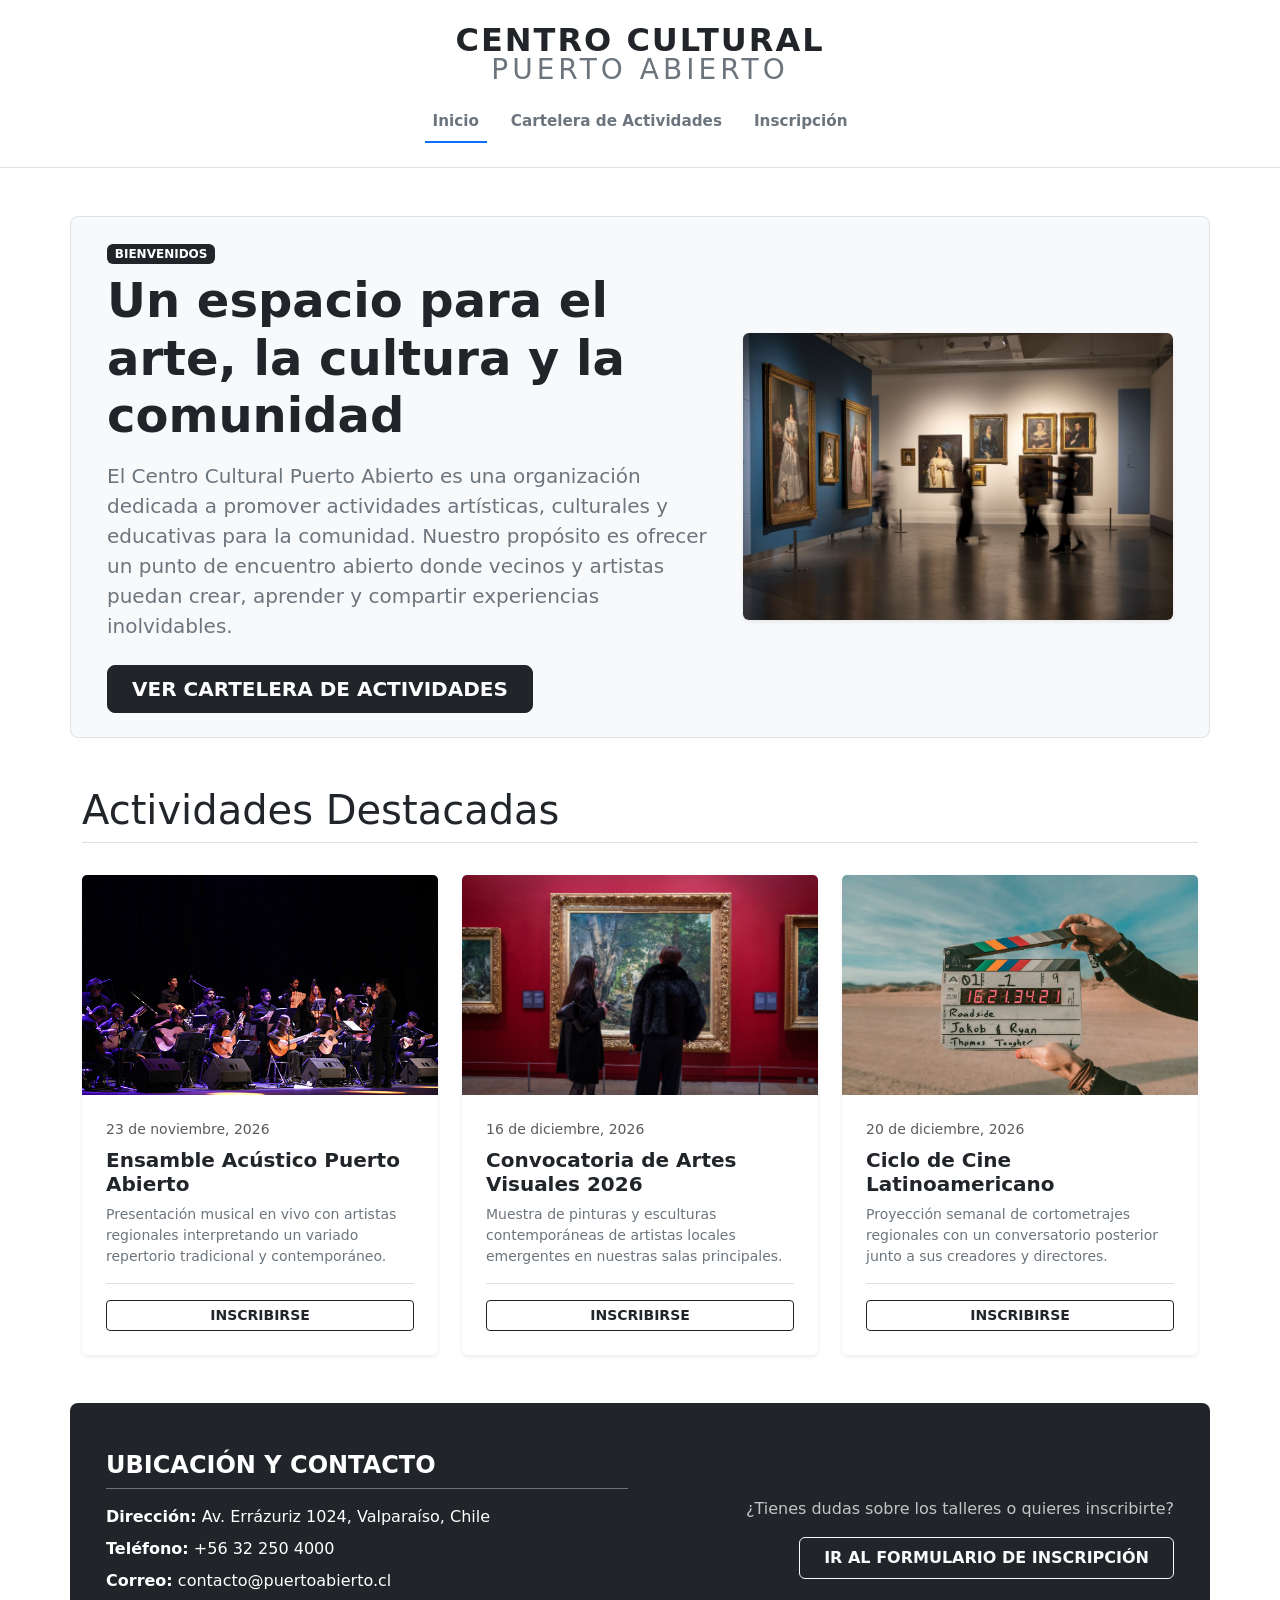
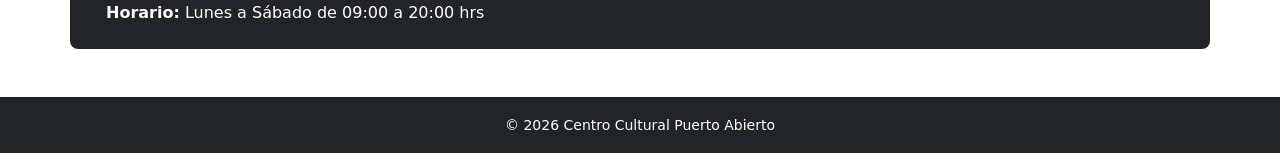
<file: index.html>
<!DOCTYPE html>
<html lang="es">

<head>
    <meta charset="UTF-8">
    <meta name="viewport" content="width=device-width, initial-scale=1.0">

    <link rel="stylesheet" href="css/bootstrap.css">
    <link rel="stylesheet" href="css/estilos.css">

    <title>Centro Cultural Puerto Abierto</title>
</head>

<body>

    <header class="bg-white border-bottom">
        <div class="container text-center py-4">
            
            <a class="navbar-brand d-inline-block text-dark text-decoration-none" href="index.html">
                <div class="lh-1">
                    <span class="d-block fs-2 fw-bold text-uppercase tracking-wide">Centro Cultural</span>
                    <span class="d-block fs-3 fw-light text-uppercase tracking-widest text-secondary">Puerto Abierto</span>
                </div>
            </a>

            <nav class="navbar navbar-expand-lg bg-white mt-3 p-0">
                <div class="container-fluid justify-content-center">
                    
                    <button class="navbar-toggler mb-2" type="button" data-bs-toggle="collapse" data-bs-target="#menuCentrado">
                        <span class="navbar-toggler-icon"></span>
                    </button>

                    <div class="collapse navbar-collapse justify-content-center" id="menuCentrado">
                        <ul class="navbar-nav gap-3">
                            <li class="nav-item">
                                <a class="nav-link active fw-semibold text-secondary border-bottom border-2 border-primary" aria-current="page" href="index.html">Inicio</a>
                            </li>
                            <li class="nav-item">
                                <a class="nav-link fw-semibold text-secondary" href="cartelera.html">Cartelera de Actividades</a>
                            </li>
                            <li class="nav-item">
                                <a class="nav-link fw-semibold text-secondary" href="inscripcion.html">Inscripción</a>
                            </li>
                        </ul>
                    </div>

                </div>
            </nav>

        </div>
    </header>

    <main class="container my-5">

        <section class="row mb-5 align-items-center bg-light p-4 rounded-3 border">
            <div class="col-12 col-md-7">
                <span class="badge bg-dark mb-2 text-uppercase">Bienvenidos</span>
                <h1 class="display-5 fw-bold text-dark mb-3">Un espacio para el arte, la cultura y la comunidad</h1>
                <p class="lead text-secondary mb-4">
                    El Centro Cultural Puerto Abierto es una organización dedicada a promover actividades artísticas, culturales y educativas para la comunidad. Nuestro propósito es ofrecer un punto de encuentro abierto donde vecinos y artistas puedan crear, aprender y compartir experiencias inolvidables.
                </p>
                
                <a href="cartelera.html" class="btn btn-dark btn-lg text-uppercase px-4 py-2 fw-semibold">
                    Ver Cartelera de Actividades
                </a>
            </div>
            <div class="col-12 col-md-5 mt-4 mt-md-0 text-center">
                <img src="img/galeria artee.jpg"
                     alt="Exposición en Centro Cultural Puerto Abierto" 
                     class="img-fluid rounded shadow-sm">
            </div>
        </section>

        <section class="row mb-5">
            <div class="col-12 mb-4">
                <h2 class="display-6 fw-normal border-bottom pb-2 text-dark">Actividades Destacadas</h2>
            </div>

            <div class="col-12 col-md-4 mb-4">
                <article class="card h-100 border-0 shadow-sm">
                    <img src="img/ensamble-acustico.jpg" class="card-img-top object-fit-cover" alt="Ensamble Acústico" style="height: 220px;">
                    <div class="card-body p-4 d-flex flex-column">
                        <small class="text-muted d-block mb-2">23 de noviembre, 2026</small>
                        <h3 class="card-title h5 fw-bold text-dark">Ensamble Acústico Puerto Abierto</h3>
                        <p class="card-text text-secondary small mb-3">
                            Presentación musical en vivo con artistas regionales interpretando un variado repertorio tradicional y contemporáneo.
                        </p>
                        <div class="mt-auto border-top pt-3">
                            <a href="inscripcion.html" class="btn btn-outline-dark btn-sm w-100 fw-semibold text-uppercase">Inscribirse</a>
                        </div>
                    </div>
                </article>
            </div>

            <div class="col-12 col-md-4 mb-4">
                <article class="card h-100 border-0 shadow-sm">
                    <img src="img/exposicion-arte.avif" class="card-img-top object-fit-cover" alt="Convocatoria de Artes Visuales" style="height: 220px;">
                    <div class="card-body p-4 d-flex flex-column">
                        <small class="text-muted d-block mb-2">16 de diciembre, 2026</small>
                        <h3 class="card-title h5 fw-bold text-dark">Convocatoria de Artes Visuales 2026</h3>
                        <p class="card-text text-secondary small mb-3">
                            Muestra de pinturas y esculturas contemporáneas de artistas locales emergentes en nuestras salas principales.
                        </p>
                        <div class="mt-auto border-top pt-3">
                            <a href="inscripcion.html" class="btn btn-outline-dark btn-sm w-100 fw-semibold text-uppercase">Inscribirse</a>
                        </div>
                    </div>
                </article>
            </div>

            <div class="col-12 col-md-4 mb-4">
                <article class="card h-100 border-0 shadow-sm">
                    <img src="img/claqueta-cine.jpg" class="card-img-top object-fit-cover" alt="Ciclo de Cine Latinoamericano" style="height: 220px;">
                    <div class="card-body p-4 d-flex flex-column">
                        <small class="text-muted d-block mb-2">20 de diciembre, 2026</small>
                        <h3 class="card-title h5 fw-bold text-dark">Ciclo de Cine Latinoamericano</h3>
                        <p class="card-text text-secondary small mb-3">
                            Proyección semanal de cortometrajes regionales con un conversatorio posterior junto a sus creadores y directores.
                        </p>
                        <div class="mt-auto border-top pt-3">
                            <a href="inscripcion.html" class="btn btn-outline-dark btn-sm w-100 fw-semibold text-uppercase">Inscribirse</a>
                        </div>
                    </div>
                </article>
            </div>
        </section>

        <section class="row bg-dark text-white p-4 rounded-3 g-4 align-items-center">
            <div class="col-12 col-md-6">
                <h3 class="h4 text-uppercase fw-bold border-bottom border-secondary pb-2 mb-3">Ubicación y Contacto</h3>
                <p class="mb-2"><strong>Dirección:</strong> Av. Errázuriz 1024, Valparaíso, Chile</p>
                <p class="mb-2"><strong>Teléfono:</strong> +56 32 250 4000</p>
                <p class="mb-2"><strong>Correo:</strong> contacto@puertoabierto.cl</p>
                <p class="mb-0"><strong>Horario:</strong> Lunes a Sábado de 09:00 a 20:00 hrs</p>
            </div>
            <div class="col-12 col-md-6 text-center text-md-end">
                <p class="text-light opacity-75 mb-3">¿Tienes dudas sobre los talleres o quieres inscribirte?</p>
                <a href="inscripcion.html" class="btn btn-outline-light text-uppercase px-4 py-2 fw-semibold">
                    Ir al Formulario de Inscripción
                </a>
            </div>
        </section>

    </main>

    <footer class="bg-dark text-white text-center py-3">
        <small>© 2026 Centro Cultural Puerto Abierto</small>
    </footer>

    <script src="js/bootstrap.bundle.min.js"></script>
</body>

</html>
</file>
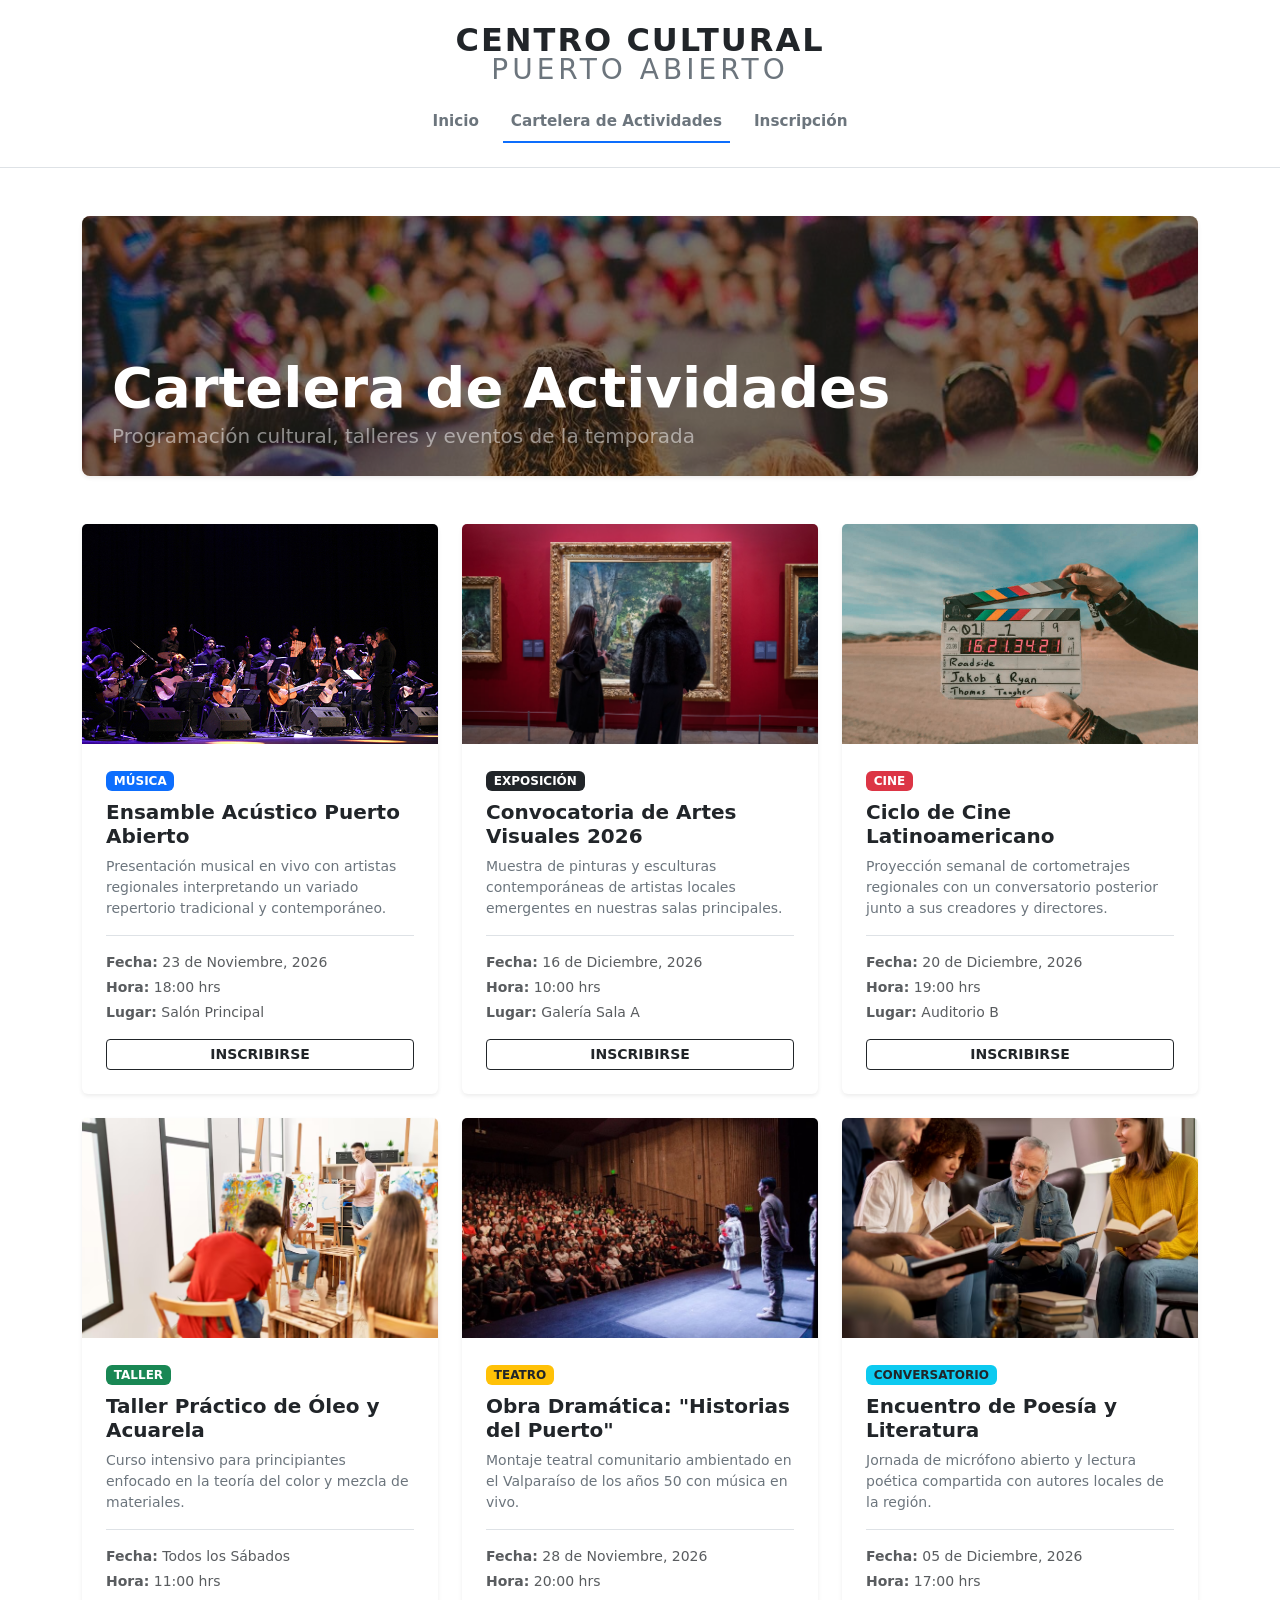
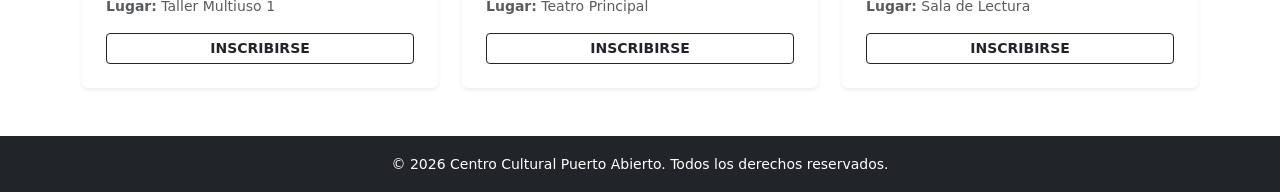
<file: cartelera.html>
<!DOCTYPE html>
<html lang="es">

<head>
    <meta charset="UTF-8">
    <meta name="viewport" content="width=device-width, initial-scale=1.0">

    <link rel="stylesheet" href="css/bootstrap.css">
    <link rel="stylesheet" href="css/estilos.css">

    <title>Centro Cultural Puerto Abierto - Cartelera de Actividades</title>
</head>

<body>

    <header class="bg-white border-bottom">
        <div class="container text-center py-4">
            
            <a class="navbar-brand d-inline-block text-dark text-decoration-none" href="index.html">
                <div class="lh-1">
                    <span class="d-block fs-2 fw-bold text-uppercase tracking-wide">Centro Cultural</span>
                    <span class="d-block fs-3 fw-light text-uppercase tracking-widest text-secondary">Puerto Abierto</span>
                </div>
            </a>

            <nav class="navbar navbar-expand-lg bg-white mt-3 p-0">
                <div class="container-fluid justify-content-center">
                    
                    <button class="navbar-toggler mb-2" type="button" data-bs-toggle="collapse" data-bs-target="#menuCentrado">
                        <span class="navbar-toggler-icon"></span>
                    </button>

                    <div class="collapse navbar-collapse justify-content-center" id="menuCentrado">
                        <ul class="navbar-nav gap-3">
                            <li class="nav-item">
                                <a class="nav-link fw-semibold text-secondary" href="index.html">Inicio</a>
                            </li>
                            <li class="nav-item">
                                <a class="nav-link active fw-semibold text-secondary border-bottom border-2 border-primary" aria-current="page" href="cartelera.html">Cartelera de Actividades</a>
                            </li>
                            <li class="nav-item">
                                <a class="nav-link fw-semibold text-secondary" href="inscripcion.html">Inscripción</a>
                            </li>
                        </ul>
                    </div>

                </div>
            </nav>

        </div>
    </header>

    <main class="container my-5">

        <section class="mb-5">
            <div class="hero-banner-pagina shadow-sm" style="background-image: url('img/banner-cartelera.jpg');">
                <div class="overlay"></div>
                <div class="contenido-banner text-white">
                    <h1 class="display-4 fw-bold mb-0">Cartelera de Actividades</h1>
                    <p class="lead mb-0 text-white-50">Programación cultural, talleres y eventos de la temporada</p>
                </div>
            </div>
        </section>

        <section class="row g-4 mb-5">

            <div class="col-12 col-md-6 col-lg-4">
                <article class="card h-100 border-0 shadow-sm">
                    <img src="img/ensamble-acustico.jpg" class="card-img-top object-fit-cover" alt="Ensamble Acústico" style="height: 220px;">
                    <div class="card-body p-4 d-flex flex-column">
                        <div class="mb-2">
                            <span class="badge bg-primary text-uppercase">Música</span>
                        </div>
                        <h3 class="card-title h5 fw-bold text-dark">Ensamble Acústico Puerto Abierto</h3>
                        <p class="card-text text-secondary small mb-3">
                            Presentación musical en vivo con artistas regionales interpretando un variado repertorio tradicional y contemporáneo.
                        </p>
                        <div class="mt-auto border-top pt-3 small text-muted">
                            <p class="mb-1"><strong>Fecha:</strong> 23 de Noviembre, 2026</p>
                            <p class="mb-1"><strong>Hora:</strong> 18:00 hrs</p>
                            <p class="mb-3"><strong>Lugar:</strong> Salón Principal</p>
                            <a href="inscripcion.html" class="btn btn-outline-dark btn-sm w-100 fw-semibold text-uppercase">Inscribirse</a>
                        </div>
                    </div>
                </article>
            </div>

            <div class="col-12 col-md-6 col-lg-4">
                <article class="card h-100 border-0 shadow-sm">
                    <img src="img/exposicion-arte.avif" class="card-img-top object-fit-cover" alt="Convocatoria de Artes Visuales" style="height: 220px;">
                    <div class="card-body p-4 d-flex flex-column">
                        <div class="mb-2">
                            <span class="badge bg-dark text-uppercase">Exposición</span>
                        </div>
                        <h3 class="card-title h5 fw-bold text-dark">Convocatoria de Artes Visuales 2026</h3>
                        <p class="card-text text-secondary small mb-3">
                            Muestra de pinturas y esculturas contemporáneas de artistas locales emergentes en nuestras salas principales.
                        </p>
                        <div class="mt-auto border-top pt-3 small text-muted">
                            <p class="mb-1"><strong>Fecha:</strong> 16 de Diciembre, 2026</p>
                            <p class="mb-1"><strong>Hora:</strong> 10:00 hrs</p>
                            <p class="mb-3"><strong>Lugar:</strong> Galería Sala A</p>
                            <a href="inscripcion.html" class="btn btn-outline-dark btn-sm w-100 fw-semibold text-uppercase">Inscribirse</a>
                        </div>
                    </div>
                </article>
            </div>

            <div class="col-12 col-md-6 col-lg-4">
                <article class="card h-100 border-0 shadow-sm">
                    <img src="img/claqueta-cine.jpg" class="card-img-top object-fit-cover" alt="Ciclo de Cine" style="height: 220px;">
                    <div class="card-body p-4 d-flex flex-column">
                        <div class="mb-2">
                            <span class="badge bg-danger text-uppercase">Cine</span>
                        </div>
                        <h3 class="card-title h5 fw-bold text-dark">Ciclo de Cine Latinoamericano</h3>
                        <p class="card-text text-secondary small mb-3">
                            Proyección semanal de cortometrajes regionales con un conversatorio posterior junto a sus creadores y directores.
                        </p>
                        <div class="mt-auto border-top pt-3 small text-muted">
                            <p class="mb-1"><strong>Fecha:</strong> 20 de Diciembre, 2026</p>
                            <p class="mb-1"><strong>Hora:</strong> 19:00 hrs</p>
                            <p class="mb-3"><strong>Lugar:</strong> Auditorio B</p>
                            <a href="inscripcion.html" class="btn btn-outline-dark btn-sm w-100 fw-semibold text-uppercase">Inscribirse</a>
                        </div>
                    </div>
                </article>
            </div>

            <div class="col-12 col-md-6 col-lg-4">
                <article class="card h-100 border-0 shadow-sm">
                    <img src="img/galeria.avif" class="card-img-top object-fit-cover" alt="Taller de Pintura" style="height: 220px;">
                    <div class="card-body p-4 d-flex flex-column">
                        <div class="mb-2">
                            <span class="badge bg-success text-uppercase">Taller</span>
                        </div>
                        <h3 class="card-title h5 fw-bold text-dark">Taller Práctico de Óleo y Acuarela</h3>
                        <p class="card-text text-secondary small mb-3">
                            Curso intensivo para principiantes enfocado en la teoría del color y mezcla de materiales.
                        </p>
                        <div class="mt-auto border-top pt-3 small text-muted">
                            <p class="mb-1"><strong>Fecha:</strong> Todos los Sábados</p>
                            <p class="mb-1"><strong>Hora:</strong> 11:00 hrs</p>
                            <p class="mb-3"><strong>Lugar:</strong> Taller Multiuso 1</p>
                            <a href="inscripcion.html" class="btn btn-outline-dark btn-sm w-100 fw-semibold text-uppercase">Inscribirse</a>
                        </div>
                    </div>
                </article>
            </div>

            <div class="col-12 col-md-6 col-lg-4">
                <article class="card h-100 border-0 shadow-sm">
                    <img src="img/teatro.jpg" class="card-img-top object-fit-cover" alt="Obra de Teatro" style="height: 220px;">
                    <div class="card-body p-4 d-flex flex-column">
                        <div class="mb-2">
                            <span class="badge bg-warning text-dark text-uppercase">Teatro</span>
                        </div>
                        <h3 class="card-title h5 fw-bold text-dark">Obra Dramática: "Historias del Puerto"</h3>
                        <p class="card-text text-secondary small mb-3">
                            Montaje teatral comunitario ambientado en el Valparaíso de los años 50 con música en vivo.
                        </p>
                        <div class="mt-auto border-top pt-3 small text-muted">
                            <p class="mb-1"><strong>Fecha:</strong> 28 de Noviembre, 2026</p>
                            <p class="mb-1"><strong>Hora:</strong> 20:00 hrs</p>
                            <p class="mb-3"><strong>Lugar:</strong> Teatro Principal</p>
                            <a href="inscripcion.html" class="btn btn-outline-dark btn-sm w-100 fw-semibold text-uppercase">Inscribirse</a>
                        </div>
                    </div>
                </article>
            </div>

            <div class="col-12 col-md-6 col-lg-4">
                <article class="card h-100 border-0 shadow-sm">
                    <img src="img/lectura.avif" class="card-img-top object-fit-cover" alt="Encuentro de Poesía" style="height: 220px;">
                    <div class="card-body p-4 d-flex flex-column">
                        <div class="mb-2">
                            <span class="badge bg-info text-dark text-uppercase">Conversatorio</span>
                        </div>
                        <h3 class="card-title h5 fw-bold text-dark">Encuentro de Poesía y Literatura</h3>
                        <p class="card-text text-secondary small mb-3">
                            Jornada de micrófono abierto y lectura poética compartida con autores locales de la región.
                        </p>
                        <div class="mt-auto border-top pt-3 small text-muted">
                            <p class="mb-1"><strong>Fecha:</strong> 05 de Diciembre, 2026</p>
                            <p class="mb-1"><strong>Hora:</strong> 17:00 hrs</p>
                            <p class="mb-3"><strong>Lugar:</strong> Sala de Lectura</p>
                            <a href="inscripcion.html" class="btn btn-outline-dark btn-sm w-100 fw-semibold text-uppercase">Inscribirse</a>
                        </div>
                    </div>
                </article>
            </div>

        </section>

    </main>

    <footer class="bg-dark text-white text-center py-3">
        <div class="container">
            <small>© 2026 Centro Cultural Puerto Abierto. Todos los derechos reservados.</small>
        </div>
    </footer>

    <script src="js/bootstrap.bundle.min.js"></script>
</body>

</html>
</file>
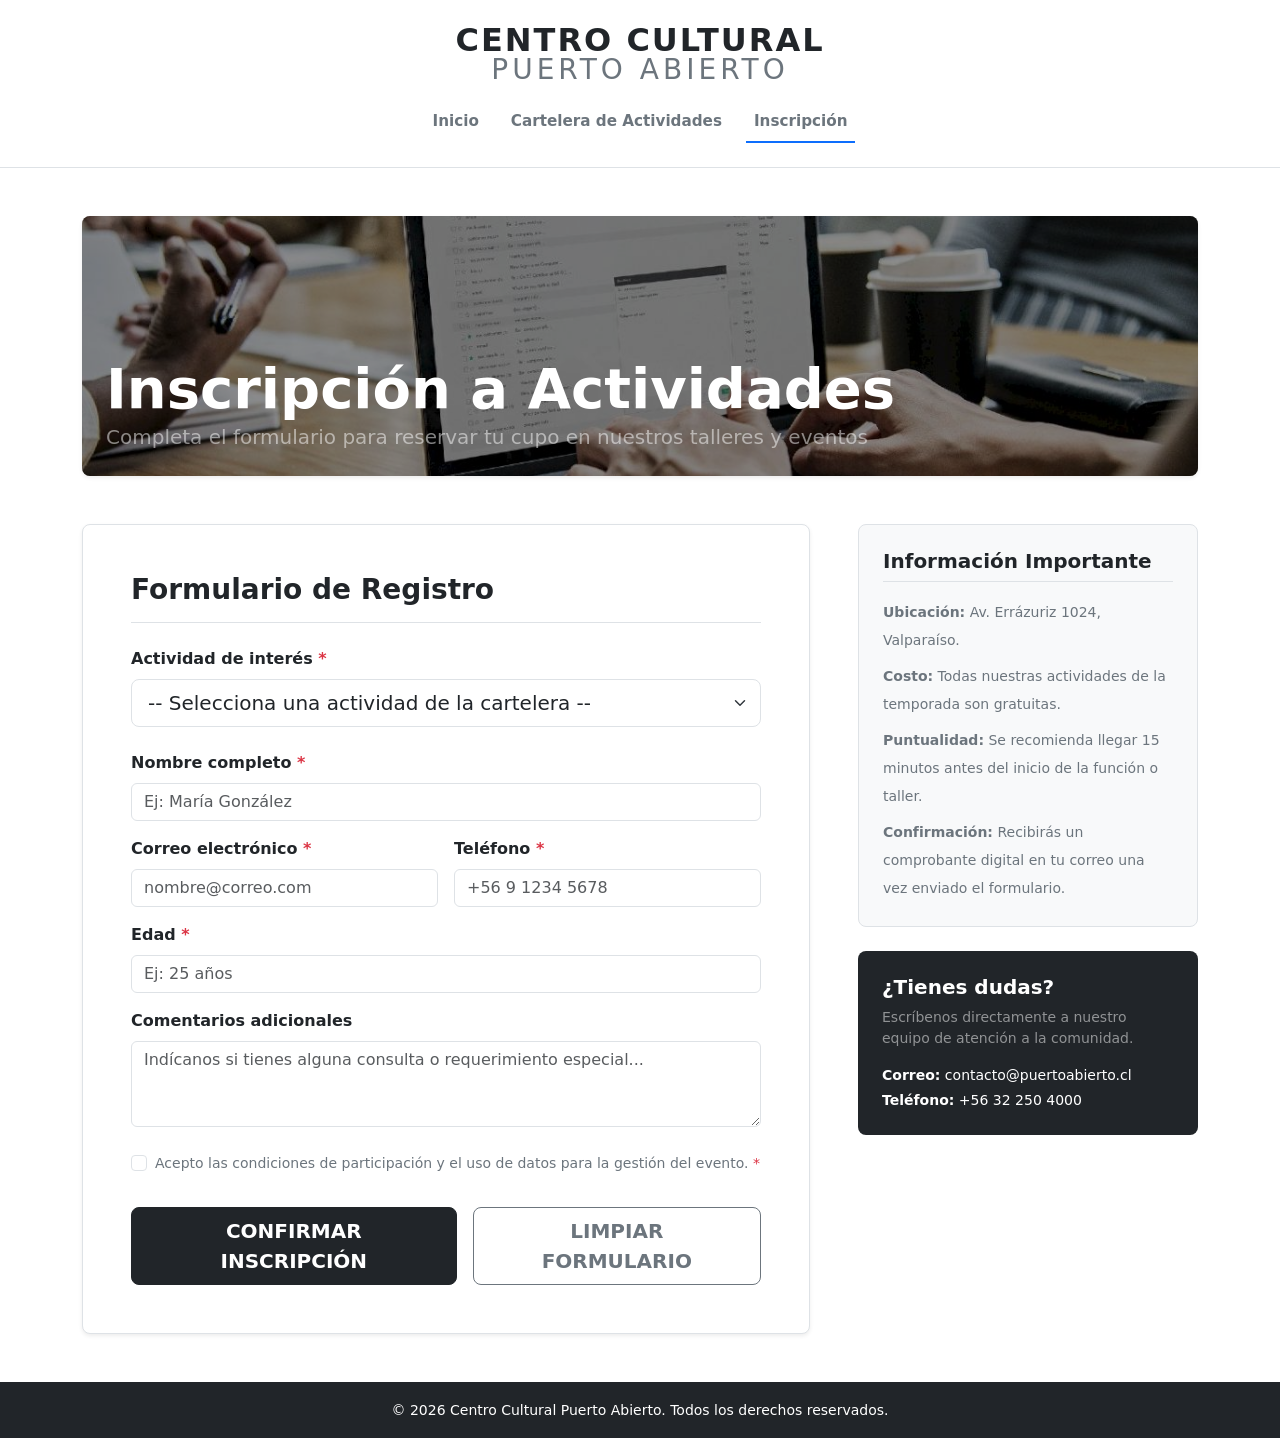
<file: inscripcion.html>
<!DOCTYPE html>
<html lang="es">

<head>
    <meta charset="UTF-8">
    <meta name="viewport" content="width=device-width, initial-scale=1.0">

    <link rel="stylesheet" href="css/bootstrap.css">
    <link rel="stylesheet" href="css/estilos.css">

    <title>Centro Cultural Puerto Abierto - Inscripción</title>
</head>

<body>

    <header class="bg-white border-bottom">
        <div class="container text-center py-4">
            
            <a class="navbar-brand d-inline-block text-dark text-decoration-none" href="index.html">
                <div class="lh-1">
                    <span class="d-block fs-2 fw-bold text-uppercase tracking-wide">Centro Cultural</span>
                    <span class="d-block fs-3 fw-light text-uppercase tracking-widest text-secondary">Puerto Abierto</span>
                </div>
            </a>

            <nav class="navbar navbar-expand-lg bg-white mt-3 p-0">
                <div class="container-fluid justify-content-center">
                    
                    <button class="navbar-toggler mb-2" type="button" data-bs-toggle="collapse" data-bs-target="#menuCentrado">
                        <span class="navbar-toggler-icon"></span>
                    </button>

                    <div class="collapse navbar-collapse justify-content-center" id="menuCentrado">
                        <ul class="navbar-nav gap-3">
                            <li class="nav-item">
                                <a class="nav-link fw-semibold text-secondary" href="index.html">Inicio</a>
                            </li>
                            <li class="nav-item">
                                <a class="nav-link fw-semibold text-secondary" href="cartelera.html">Cartelera de Actividades</a>
                            </li>
                            <li class="nav-item">
                                <a class="nav-link active fw-semibold text-secondary border-bottom border-2 border-primary" aria-current="page" href="inscripcion.html">Inscripción</a>
                            </li>
                        </ul>
                    </div>

                </div>
            </nav>

        </div>
    </header>

    <main class="container my-5">

        <section class="mb-5">
            <div class="hero-banner-pagina position-relative overflow-hidden rounded-3 shadow-sm" style="height: 260px;">
                <img src="img/inscripcion.jpg" alt="Inscripción a Actividades" class="w-100 h-100 object-fit-cover position-absolute top-0 start-0">
                
                <div class="overlay position-absolute top-0 start-0 w-100 h-100" style="background: rgba(0, 0, 0, 0.45); z-index: 1;"></div>
                
                <div class="contenido-banner position-absolute bottom-0 start-0 p-4 text-white" style="z-index: 2;">
                    <h1 class="display-4 fw-bold mb-0">Inscripción a Actividades</h1>
                    <p class="lead mb-0 text-white-50">Completa el formulario para reservar tu cupo en nuestros talleres y eventos</p>
                </div>
            </div>
        </section>

        <div class="row g-5">

            <div class="col-12 col-lg-8">
                <div class="bg-white p-4 p-md-5 rounded-3 border shadow-sm">
                    <h2 class="h3 fw-bold text-dark border-bottom pb-3 mb-4">Formulario de Registro</h2>

                    <form action="#" method="POST" class="needs-validation">
                        
                        <div class="mb-4">
                            <label for="actividad" class="form-label fw-semibold text-dark">Actividad de interés <span class="text-danger">*</span></label>
                            <select class="form-select form-select-lg" id="actividad" name="actividad" required>
                                <option value="" selected disabled>-- Selecciona una actividad de la cartelera --</option>
                                <option value="ensamble">Ensamble Acústico Puerto Abierto (Música)</option>
                                <option value="exposicion">Convocatoria de Artes Visuales 2026 (Exposición)</option>
                                <option value="cine">Ciclo de Cine Latinoamericano (Cine)</option>
                                <option value="taller">Taller Práctico de Óleo y Acuarela (Taller)</option>
                                <option value="teatro">Obra Dramática: "Historias del Puerto" (Teatro)</option>
                                <option value="literatura">Encuentro de Poesía y Literatura (Conversatorio)</option>
                            </select>
                        </div>

                        <div class="mb-3">
                            <label for="nombre" class="form-label fw-semibold text-dark">Nombre completo <span class="text-danger">*</span></label>
                            <input type="text" class="form-control" id="nombre" name="nombre" placeholder="Ej: María González" required minlength="3">
                        </div>

                        <div class="row g-3 mb-3">
                            <div class="col-12 col-md-6">
                                <label for="email" class="form-label fw-semibold text-dark">Correo electrónico <span class="text-danger">*</span></label>
                                <input type="email" class="form-control" id="email" name="email" placeholder="nombre@correo.com" required>
                            </div>
                            <div class="col-12 col-md-6">
                                <label for="telefono" class="form-label fw-semibold text-dark">Teléfono <span class="text-danger">*</span></label>
                                <input type="tel" class="form-control" id="telefono" name="telefono" placeholder="+56 9 1234 5678" required>
                            </div>
                        </div>

                        <div class="mb-3">
                            <label for="edad" class="form-label fw-semibold text-dark">Edad <span class="text-danger">*</span></label>
                            <input type="text" class="form-control" id="edad" name="edad" placeholder="Ej: 25 años" required>
                        </div>

                        <div class="mb-4">
                            <label for="comentarios" class="form-label fw-semibold text-dark">Comentarios adicionales</label>
                            <textarea class="form-control" id="comentarios" name="comentarios" rows="3" placeholder="Indícanos si tienes alguna consulta o requerimiento especial..."></textarea>
                        </div>

                        <div class="form-check mb-4">
                            <input class="form-check-input" type="checkbox" id="condiciones" name="condiciones" required>
                            <label class="form-check-label text-secondary small" for="condiciones">
                                Acepto las condiciones de participación y el uso de datos para la gestión del evento. <span class="text-danger">*</span>
                            </label>
                        </div>

                        <div class="d-flex flex-column flex-sm-row gap-3 pt-2">
                            <button type="submit" class="btn btn-dark btn-lg px-4 text-uppercase fw-semibold">Confirmar Inscripción</button>
                            <button type="reset" class="btn btn-outline-secondary btn-lg px-4 text-uppercase fw-semibold">Limpiar Formulario</button>
                        </div>

                    </form>
                </div>
            </div>

            <div class="col-12 col-lg-4">
                <div class="bg-light p-4 rounded-3 border mb-4">
                    <h3 class="h5 fw-bold text-dark border-bottom pb-2 mb-3">Información Importante</h3>
                    <ul class="list-unstyled mb-0 small text-secondary lh-lg">
                        <li class="mb-2"><strong>Ubicación:</strong> Av. Errázuriz 1024, Valparaíso.</li>
                        <li class="mb-2"><strong>Costo:</strong> Todas nuestras actividades de la temporada son gratuitas.</li>
                        <li class="mb-2"><strong>Puntualidad:</strong> Se recomienda llegar 15 minutos antes del inicio de la función o taller.</li>
                        <li class="mb-0"><strong>Confirmación:</strong> Recibirás un comprobante digital en tu correo una vez enviado el formulario.</li>
                    </ul>
                </div>

                <div class="card border-0 bg-dark text-white p-4 rounded-3">
                    <h3 class="h5 fw-bold mb-2">¿Tienes dudas?</h3>
                    <p class="small text-white-50 mb-3">Escríbenos directamente a nuestro equipo de atención a la comunidad.</p>
                    <p class="mb-1 small"><strong> Correo:</strong> contacto@puertoabierto.cl</p>
                    <p class="mb-0 small"><strong> Teléfono:</strong> +56 32 250 4000</p>
                </div>
            </div>

        </div>

    </main>

    <footer class="bg-dark text-white text-center py-3">
        <div class="container">
            <small>© 2026 Centro Cultural Puerto Abierto. Todos los derechos reservados.</small>
        </div>
    </footer>

    <script src="js/bootstrap.bundle.min.js"></script>
</body>

</html>
</file>
<file: css/estilos.css>
.tracking-wide {
    letter-spacing: 2px;
}

.tracking-widest {
    letter-spacing: 4px;
}

.navbar-nav .nav-link {
    font-size: 0.95rem;
    transition: color 0.2s ease;
}

.navbar-nav .nav-link:hover {
    color: #0d6efd !important;
}

.hero-banner-pagina {
    position: relative;
    height: 260px;
    background-size: cover;
    background-position: center;
    border-radius: 8px;
    overflow: hidden;
}

.hero-banner-pagina .overlay {
    position: absolute;
    top: 0;
    left: 0;
    width: 100%;
    height: 100%;
    background: rgba(0, 0, 0, 0.45);
}

.hero-banner-pagina .contenido-banner {
    position: absolute;
    bottom: 25px;
    left: 30px;
    z-index: 2;
}
</file>
